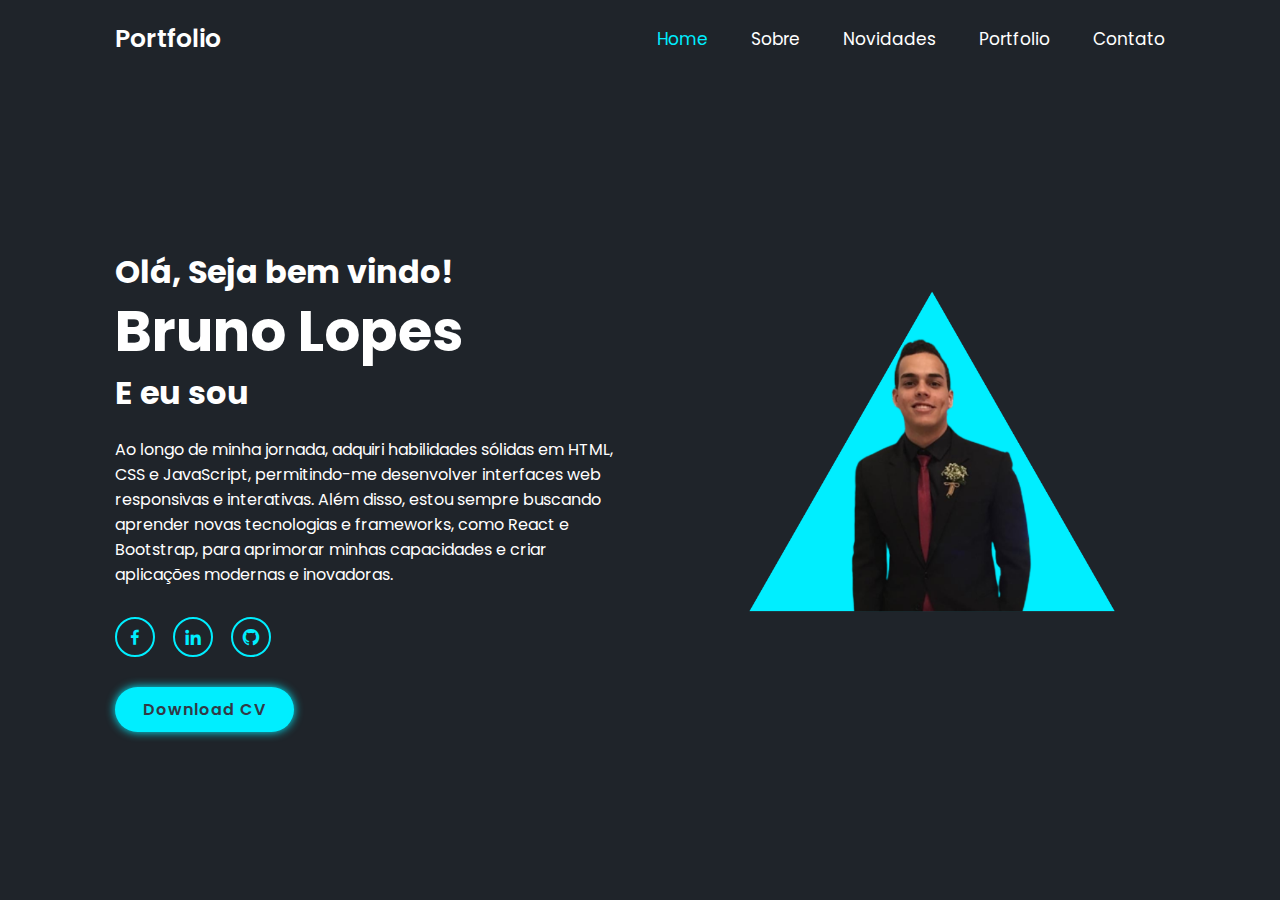
<file: index.html>
<!DOCTYPE html>
<html lang="pt-br">
  <head>
    <meta charset="UTF-8" />
    <meta name="viewport" content="width=device-width, initial-scale=1.0" />
    <title>Bruno Lopes - Portolio</title>
    <link
      href="https://unpkg.com/boxicons@2.1.4/css/boxicons.min.css"
      rel="stylesheet"
    />

    <link rel="stylesheet" href="style.css" />
  </head>

  <body>
    <header class="header">
      <a href="#" class="logo">Portfolio</a>

      <i class="bx bx-menu" id="menu-icon"></i>
      <nav class="navbar">
        <a href="index.html" class="active">Home</a>
        <a href="sobre.html">Sobre</a>
        <a href="novidades.html">Novidades</a>
        <a href="portfolio.html">Portfolio</a>
        <a href="contato.html">Contato</a>
      </nav>
    </header>

    <section class="home" id="home">
      <div class="home-content">
        <h3>Olá, Seja bem vindo!</h3>
        <h1>Bruno Lopes</h1>
        <h3>E eu sou <span class="multiple-text"></span></h3>
        <p class="p-home">
          Ao longo de minha jornada, adquiri habilidades sólidas em HTML, CSS e
          JavaScript, permitindo-me desenvolver interfaces web responsivas e
          interativas. Além disso, estou sempre buscando aprender novas
          tecnologias e frameworks, como React e Bootstrap, para aprimorar
          minhas capacidades e criar aplicações modernas e inovadoras.
        </p>
        <div class="social-media">
          <a
            href="https://www.facebook.com/profile.php?id=100000534235756"
            target=""
            ><i class="bx bxl-facebook"></i
          ></a>
          <a
            href="https://www.linkedin.com/in/bruno-lopes-61420218b/"
            target="_blank"
            ><i class="bx bxl-linkedin"></i
          ></a>
          <a href="https://github.com/ybruno-lopes" target="_blank"
            ><i class="bx bxl-github"></i
          ></a>
        </div>
        <a href="#" class="btn">Download CV</a>
      </div>

      <div class="home-img">
        <img src="h1.png" id="photo" alt="me" />
      </div>
    </section>
  </body>
</html>
</file>
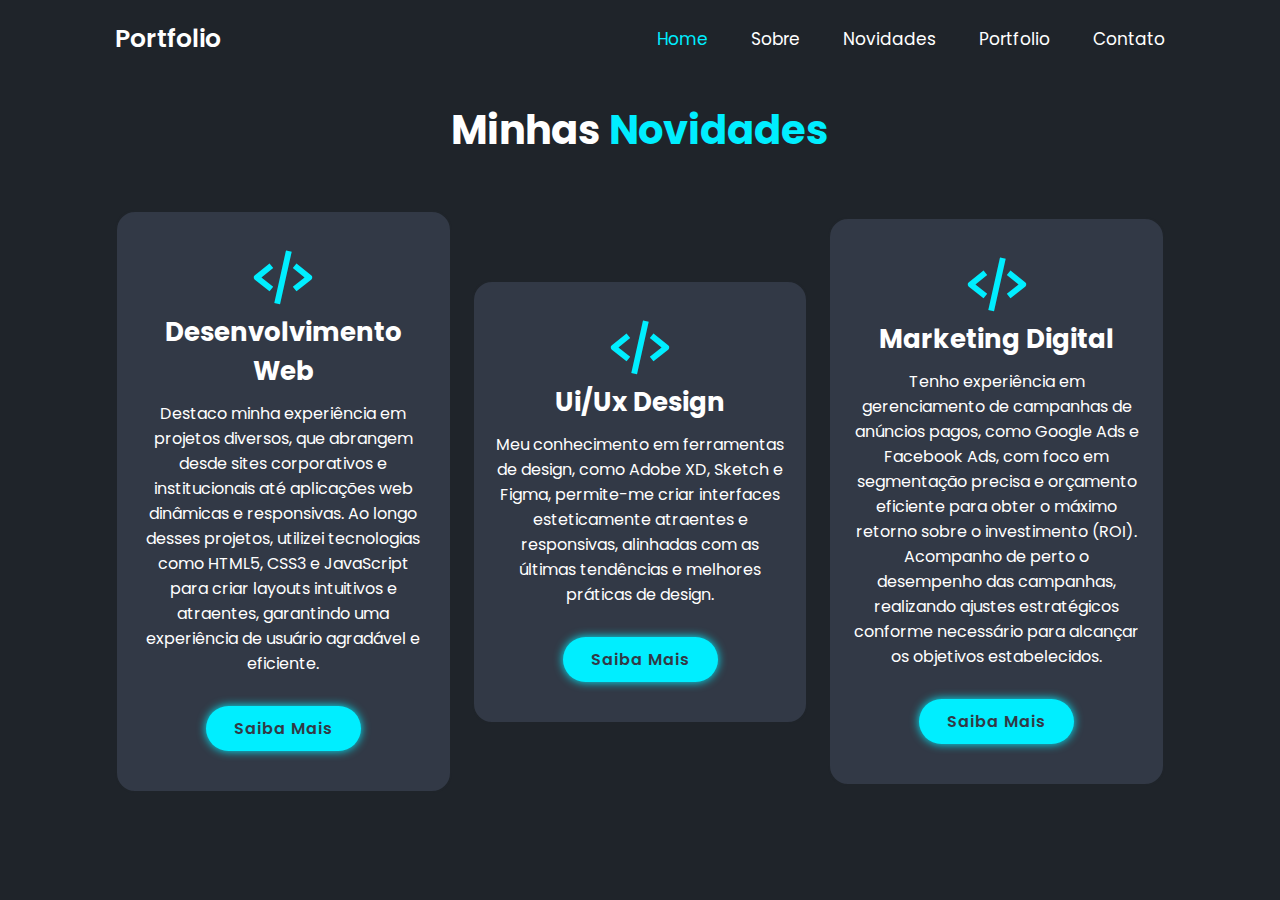
<file: novidades.html>
<!DOCTYPE html>
<html lang="pt-br">
  <head>
    <meta charset="UTF-8" />
    <meta name="viewport" content="width=device-width, initial-scale=1.0" />
    <title>Novidades</title>
    <link
      href="https://unpkg.com/boxicons@2.1.4/css/boxicons.min.css"
      rel="stylesheet"
    />

    <link rel="stylesheet" href="style.css" />
  </head>

  <body>
    <header class="header">
      <a href="#" class="logo">Portfolio</a>

      <i class="bx bx-menu" id="menu-icon"></i>
      <nav class="navbar">
        <a href="index.html" class="active">Home</a>
        <a href="sobre.html">Sobre</a>
        <a href="novidades.html">Novidades</a>
        <a href="portfolio.html">Portfolio</a>
        <a href="contato.html">Contato</a>
      </nav>
    </header>

    <section class="services" id="services">
      <h2 id="heading2" class="heading">Minhas <span> Novidades</span></h2>

      <div class="services-container">
        <div class="services-box">
          <i class="bx bx-code-alt"></i>
          <h3>Desenvolvimento Web</h3>
          <p>
            Destaco minha experiência em projetos diversos, que abrangem desde
            sites corporativos e institucionais até aplicações web dinâmicas e
            responsivas. Ao longo desses projetos, utilizei tecnologias como
            HTML5, CSS3 e JavaScript para criar layouts intuitivos e atraentes,
            garantindo uma experiência de usuário agradável e eficiente.
          </p>
          <a href="#" class="btn">Saiba Mais</a>
        </div>

        <div class="services-box">
          <i class="bx bx-code-alt"></i>
          <h3>Ui/Ux Design</h3>
          <p>
            Meu conhecimento em ferramentas de design, como Adobe XD, Sketch e
            Figma, permite-me criar interfaces esteticamente atraentes e
            responsivas, alinhadas com as últimas tendências e melhores práticas
            de design.
          </p>
          <a href="#" class="btn">Saiba Mais</a>
        </div>

        <div class="services-box">
          <i class="bx bx-code-alt"></i>
          <h3>Marketing Digital</h3>
          <p>
            Tenho experiência em gerenciamento de campanhas de anúncios pagos,
            como Google Ads e Facebook Ads, com foco em segmentação precisa e
            orçamento eficiente para obter o máximo retorno sobre o investimento
            (ROI). Acompanho de perto o desempenho das campanhas, realizando
            ajustes estratégicos conforme necessário para alcançar os objetivos
            estabelecidos.
          </p>
          <a href="#" class="btn">Saiba Mais</a>
        </div>
      </div>
    </section>
  </body>
</html>
</file>
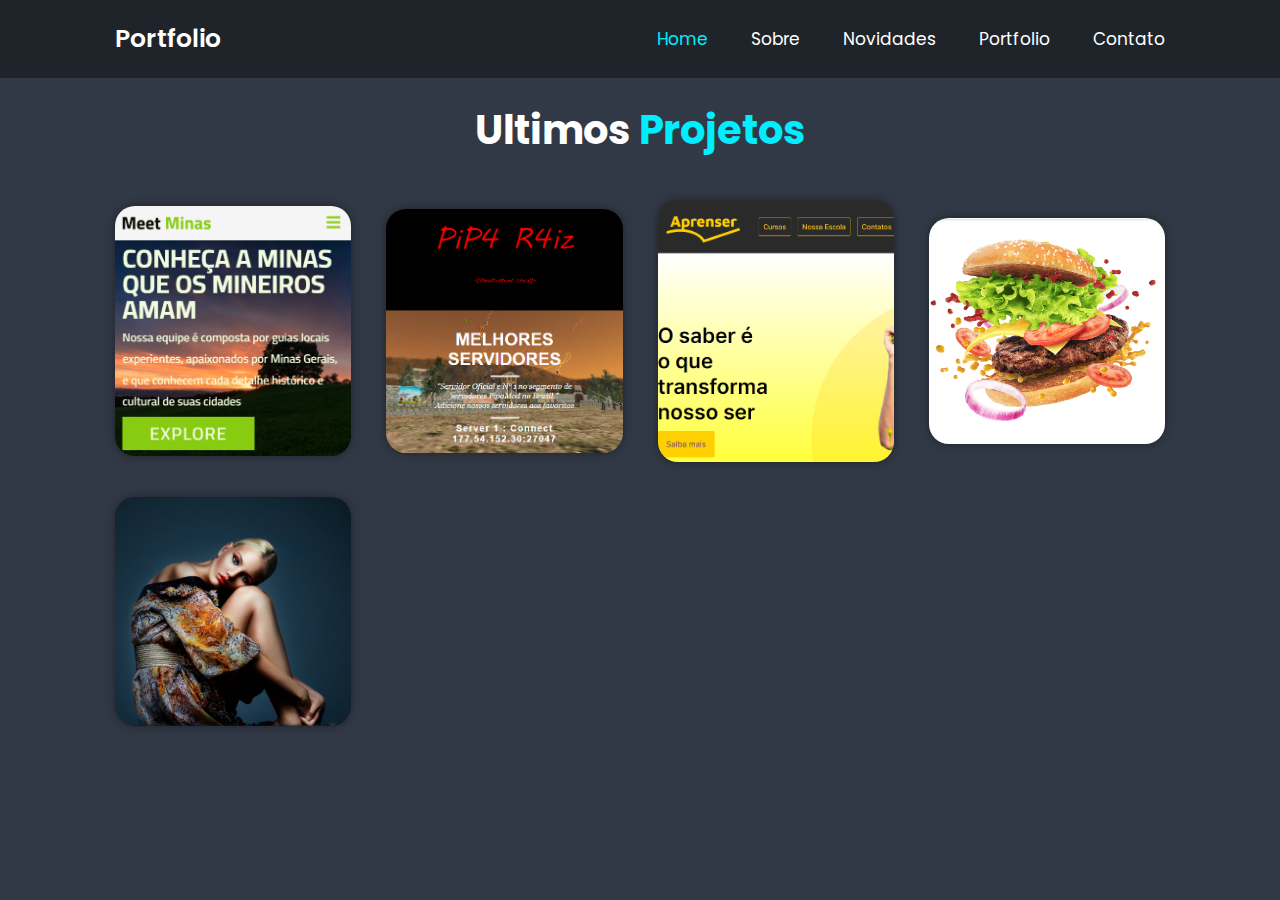
<file: portfolio.html>
<!DOCTYPE html>
<html lang="pt-br">
  <head>
    <meta charset="UTF-8" />
    <meta name="viewport" content="width=device-width, initial-scale=1.0" />
    <title>Portfolio</title>
    <link
      href="https://unpkg.com/boxicons@2.1.4/css/boxicons.min.css"
      rel="stylesheet"
    />

    <link rel="stylesheet" href="style.css" />
  </head>

  <body>
    <header class="header">
      <a href="#" class="logo">Portfolio</a>

      <i class="bx bx-menu" id="menu-icon"></i>
      <nav class="navbar">
        <a href="index.html" class="active">Home</a>
        <a href="sobre.html">Sobre</a>
        <a href="novidades.html">Novidades</a>
        <a href="portfolio.html">Portfolio</a>
        <a href="contato.html">Contato</a>
      </nav>
    </header>

    <section class="portfolio" id="portfolio">
      <h2 class="heading">Ultimos <span>Projetos</span></h2>

      <div class="portfolio-container">
        <div class="portfolio-box">
          <img src="meeet.png" alt="" />
          <div class="portfolio-layer">
            <h4>Meet Minas</h4>
            <p>
              Nosso site é dedicado a proporcionar uma experiência única e
              enriquecedora aos amantes do turismo, levando-os a mergulhar nas
              belezas e riquezas culturais dessa região encantadora do Brasil.
            </p>
            <a
              href="https://ybruno-lopes.github.io/Meetminas.github.io/"
              class="bx bx-link-external"
              target="_blank"
            ></a>
          </div>
        </div>

        <div class="portfolio-box">
          <img src="pipa.png" alt="" />
          <div class="portfolio-layer">
            <h4>Pipa Raiz</h4>
            <p>
              Desenvolvi um trabalho freelancer sobre um servidor de um jogo
              chamado de counter-strike, a pedido de seus respectivos
              administradores para divulgar ainda mais seus respectivos
              trabalhos.
            </p>
            <a
              href="https://ybruno-lopes.github.io/Pipa-Raiz/"
              class="bx bx-link-external"
              target="_blank"
            ></a>
          </div>
        </div>

        <div class="portfolio-box">
          <img src="apreenser.png" alt="" />
          <div class="portfolio-layer">
            <h4>Projeto Aprenser</h4>
            <p>
              Desenvolvi esse site visando aprimorar e desenvolver minhas
              habilidades e conhecimentos adquiridos ao logo dos estudos.
            </p>
            <a
              href="https://ybruno-lopes.github.io/Aprenser.github.io/"
              class="bx bx-link-external"
              target="_blank"
            ></a>
          </div>
        </div>

        <div class="portfolio-box">
          <img src="sabor.png" alt="" />
          <div class="portfolio-layer">
            <h4>Sabor Supremo</h4>
            <p>
              Trabalho de landing page desenvolvido para uma hamburgueria que
              acabou não dando certo na época em que foi criada.
            </p>
            <a
              href="https://ybruno-lopes.github.io/Sabor-Supremo.github.io/"
              class="bx bx-link-external"
              target="_blank"
            ></a>
          </div>
        </div>

        <div class="portfolio-box">
          <img src="modaora.png" alt="" />
          <div class="portfolio-layer">
            <h4>Moda Ora</h4>
            <p>
              Site desenvolvido criando uma empresa fictícia de moda, onde
              também procuro desenvolver minhas habilidades utilizando
              diferentes idéias.
            </p>
            <a
              href="https://ybruno-lopes.github.io/moda-ora/#"
              class="bx bx-link-external"
              target="_blank"
            ></a>
          </div>
        </div>
      </div>
    </section>
  </body>
</html>
</file>
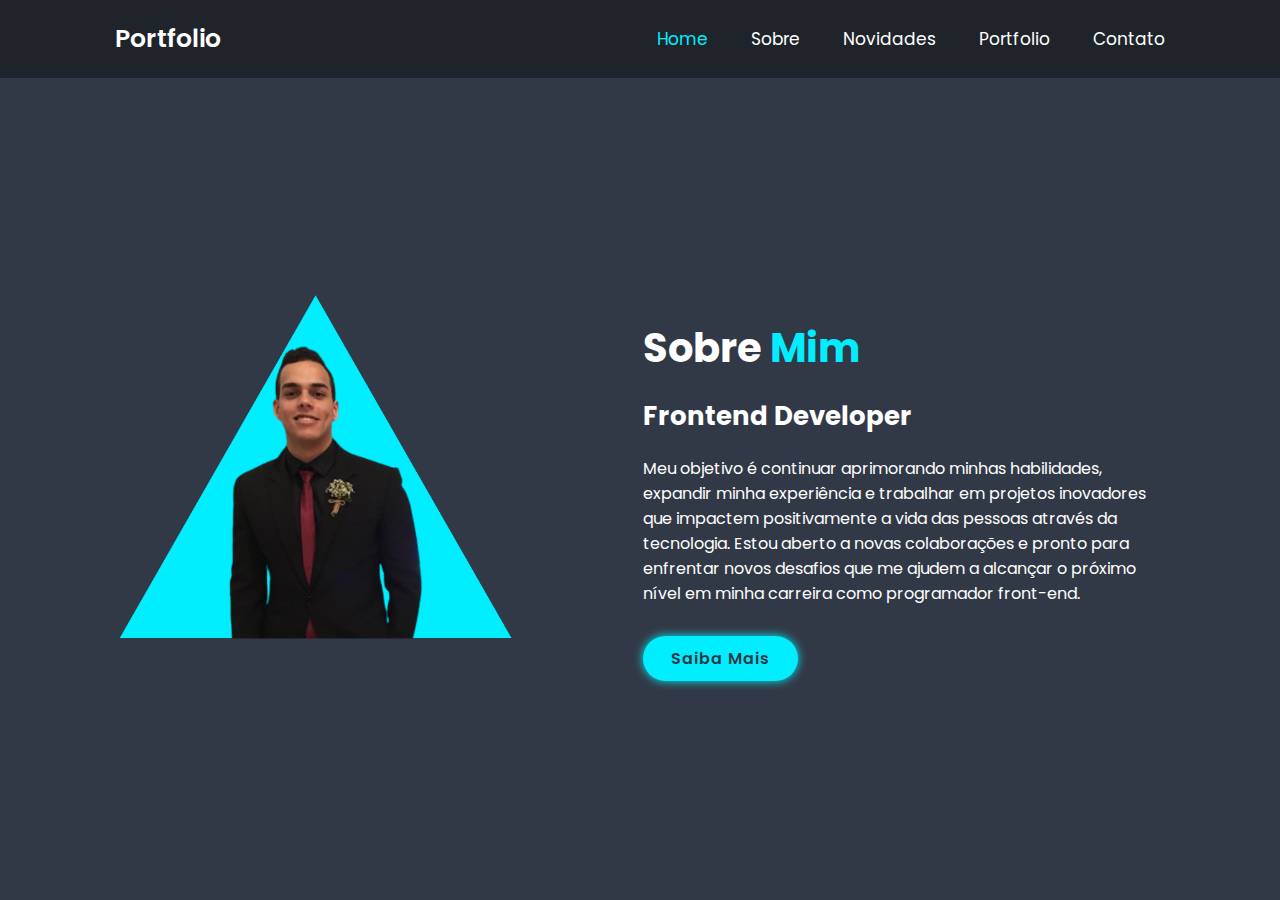
<file: sobre.html>
<!DOCTYPE html>
<html lang="en">
  <head>
    <meta charset="UTF-8" />
    <meta name="viewport" content="width=device-width, initial-scale=1.0" />
    <title>Bruno Lopes - Portolio</title>
    <link
      href="https://unpkg.com/boxicons@2.1.4/css/boxicons.min.css"
      rel="stylesheet"
    />

    <link rel="stylesheet" href="style.css" />
  </head>

  <body>
    <header class="header">
      <a href="#" class="logo">Portfolio</a>

      <i class="bx bx-menu" id="menu-icon"></i>
      <nav class="navbar">
        <a href="index.html" class="active">Home</a>
        <a href="sobre.html">Sobre</a>
        <a href="novidades.html">Novidades</a>
        <a href="portfolio.html">Portfolio</a>
        <a href="contato.html">Contato</a>
      </nav>
    </header>

    <section class="about" id="about">
      <div class="about-img">
        <img src="h4.png" alt="me" />
      </div>
      <div class="about-content">
        <h2 class="heading h2about">Sobre <span>Mim</span></h2>
        <h3>Frontend Developer</h3>
        <p>
          Meu objetivo é continuar aprimorando minhas habilidades, expandir
          minha experiência e trabalhar em projetos inovadores que impactem
          positivamente a vida das pessoas através da tecnologia. Estou aberto a
          novas colaborações e pronto para enfrentar novos desafios que me
          ajudem a alcançar o próximo nível em minha carreira como programador
          front-end.
        </p>
        <a href="" class="btn">Saiba Mais</a>
      </div>
    </section>
  </body>
</html>
</file>
<file: style.css>
@import url("https://fonts.googleapis.com/css2?family=Poppins:ital,wght@0,400;0,700;0,900;1,700;1,900&display=swap");

* {
  margin: 0;
  padding: 0;
  text-decoration: none;
  border: none;
  outline: none;
  scroll-behavior: smooth;
  box-sizing: border-box;
  font-family: "Poppins", sans-serif;
}

:root {
  --bg-color: #1f242a;
  --second-bg-color: #323946;
  --text-color: #fff;
  --main-color: #0ef;
}

html {
  font-size: 62.5%;
  overflow-x: hidden;
}

body {
  background: var(--bg-color);
  color: var(--text-color);
}

.p-home {
  width: 85%;
}

.header {
  position: fixed;
  top: 0;
  left: 0;
  width: 100%;
  padding: 2rem 9%;
  background: var(--bg-color);
  display: flex;
  justify-content: space-between;
  align-items: center;
  z-index: 100;
}

.header.sticky {
  border-bottom: 0.1rem solid rgba(0, 0, 0, 0.2);
}

.logo {
  font-size: 2.5rem;
  color: var(--text-color);
  font-weight: 600;
  cursor: default;
}

.navbar a {
  font-size: 1.7rem;
  color: var(--text-color);
  margin-left: 4rem;
  transition: 0.3s;
}

.navbar a:hover,
.navbar a.active {
  color: var(--main-color);
}

#menu-icon {
  font-size: 3.6rem;
  color: var(--text-color);
  display: none;
}

section {
  min-height: 100vh;
  padding: 10rem 9% 2rem;
}

.home {
  display: flex;
  justify-content: center;
  align-items: center;
}

.home-content h3 {
  font-size: 3.2rem;
  font-weight: 700;
}

.home-content h1 {
  font-size: 5.6rem;
  font-weight: 700;
  line-height: 1.3;
}

.home-img img {
  animation: floatImage 4s ease-in-out infinite;
  width: 35vw;
}

.home-content p {
  font-size: 1.6rem;
}

.social-media a {
  display: inline-flex;
  justify-content: center;
  align-items: center;
  width: 4rem;
  height: 4rem;
  background: transparent;
  border: 0.2rem solid var(--main-color);
  border-radius: 50%;
  font-size: 2rem;
  color: var(--main-color);
  margin: 3rem 1.5rem 3rem 0;
  transition: 0.5s ease;
}

.social-media a:hover {
  background: var(--main-color);
  color: var(--second-bg-color);
  box-shadow: 0 0 1rem var(--main-color);
}

span {
  color: var(--main-color);
}

.btn {
  display: inline-block;
  padding: 1rem 2.8rem;
  background: var(--main-color);
  border-radius: 4rem;
  box-shadow: 0 0 1rem var(--main-color);
  font-size: 1.6rem;
  color: var(--second-bg-color);
  letter-spacing: 0.1rem;
  font-weight: 600;
}
.btn:hover {
  box-shadow: none;
}

.home-content h3:nth-of-type(2) {
  margin-bottom: 2rem;
}

.about {
  display: flex;
  justify-content: space-around;
  align-items: center;
  gap: 2rem;
  background: var(--second-bg-color);
}

.about-img img {
  width: 35vw;
}

.heading {
  text-align: center;
  font-size: 4rem;
}

#heading2 {
  margin-bottom: 5rem;
}

.about-content {
  padding-left: 60px;
}

.h2about {
  margin: 25px 0;
}

.about-content h2 {
  text-align: left;
  line-height: 1.2;
}

.about-content h3 {
  font-size: 2.6rem;
}

.about-content p {
  font-size: 1.6rem;
  margin: 2rem 0 3rem;
}

.sevices h2 {
  margin-bottom: 5rem;
}

.services-container {
  display: flex;
  justify-content: center;
  align-items: center;
  flex-wrap: wrap;
  gap: 2rem;
}

.services-container .services-box {
  flex: 1 1 30rem;
  background: var(--second-bg-color);
  padding: 3rem 2rem 4rem;
  border-radius: 2rem;
  text-align: center;
  border: 0.2rem solid var(--bg-color);
  transition: 0.5s ease;
}

.services-box i {
  font-size: 7rem;
  color: var(--main-color);
}

.services-box h3 {
  font-size: 2.6rem;
}

.services-box p {
  font-size: 1.6rem;
  margin: 1rem 0 3rem;
}

.services-container .services-box:hover {
  border-color: var(--main-color);
  transform: scale(1.02);
}

.portfolio {
  background: var(--second-bg-color);
}

.portfolio h2 {
  margin-bottom: 4rem;
}

.portfolio-container {
  display: grid;
  grid-template-columns: repeat(4, 1fr);
  align-items: center;
  gap: 3.5rem;
}

.portfolio-container .portfolio-box {
  position: relative;
  border-radius: 2rem;
  box-shadow: 0 0 1rem var(--bg-color);
  overflow: hidden;
  display: flex;
}

.portfolio-box img {
  width: 100%;
  transition: 0.5s ease;
}

.portfolio-box:hover img {
  transform: scale(1.1);
}

.portfolio-box .portfolio-layer {
  position: absolute;
  bottom: 0;
  left: 0;
  width: 100%;
  height: 100%;
  background: linear-gradient(rgba(13, 14, 36, 0.678), rgb(0, 0, 0));
  display: flex;
  justify-content: center;
  align-items: center;
  flex-direction: column;
  text-align: center;
  padding: 0 4rem;
  transform: translateY(100%);
  transition: 0.5s ease;
}

.portfolio-box:hover .portfolio-layer {
  transform: translateY(0);
}

.portfolio-box:hover img {
  transform: scale(1.1);
}

.portfolio-layer h4 {
  font-size: 1.5rem;
}

.portfolio p {
  font-size: 1.2rem;
  margin: 0.3rem 0 1rem;
}

.portfolio-layer a {
  display: inline-flex;
  justify-content: center;
  align-items: center;
  width: 3.2rem;
  height: 3.2rem;
  background: var(--text-color);
  border-radius: 50%;
}

.portfolio-layer a i {
  font-size: 2rem;
  color: var(--second-bg-color);
}

.contact h2 {
  margin-bottom: 3rem;
}

.contact form {
  max-width: 70rem;
  margin: 1rem auto;
  text-align: center;
  margin-bottom: 3rem;
}

.contact form .input-box {
  display: flex;
  justify-content: space-around;
  flex-wrap: wrap;
}

.contact form .input-box input,
.contact form textarea {
  width: 100%;
  padding: 1.5rem;
  font-size: 1.6rem;
  color: var(--text-color);
  background: var(--second-bg-color);
  border-radius: 0.8rem;
  margin: 0.7rem 0;
}

.contact form .input-box input {
  width: 49%;
}

.contact form textarea {
  resize: none;
}

.contact form .btn {
  margin-top: 2rem;
  cursor: pointer;
}

.footer {
  display: flex;
  justify-content: center;
  align-items: center;
  flex-wrap: wrap;
  padding: 2rem 9%;
  background: var(--second-bg-color);
}

.footer-text p {
  font-size: 1.6rem;
}

.footer-iconTop a {
  display: inline-flex;
  justify-content: center;
  align-items: center;
  padding: 0.8rem;
  margin-left: 2rem;
  background: var(--main-color);
  border-radius: 0.8rem;
  transition: 0.5s ease;
}

#h2footer {
  margin-top: 5rem;
}

.footer-icon a:hover {
  box-shadow: 0 0 1 var(--main-color);
}

.footer-iconTop a i {
  font-size: 2.4rem;
  color: var(--second-bg-color);
}

/* criado por bruno lopes */
</file>
